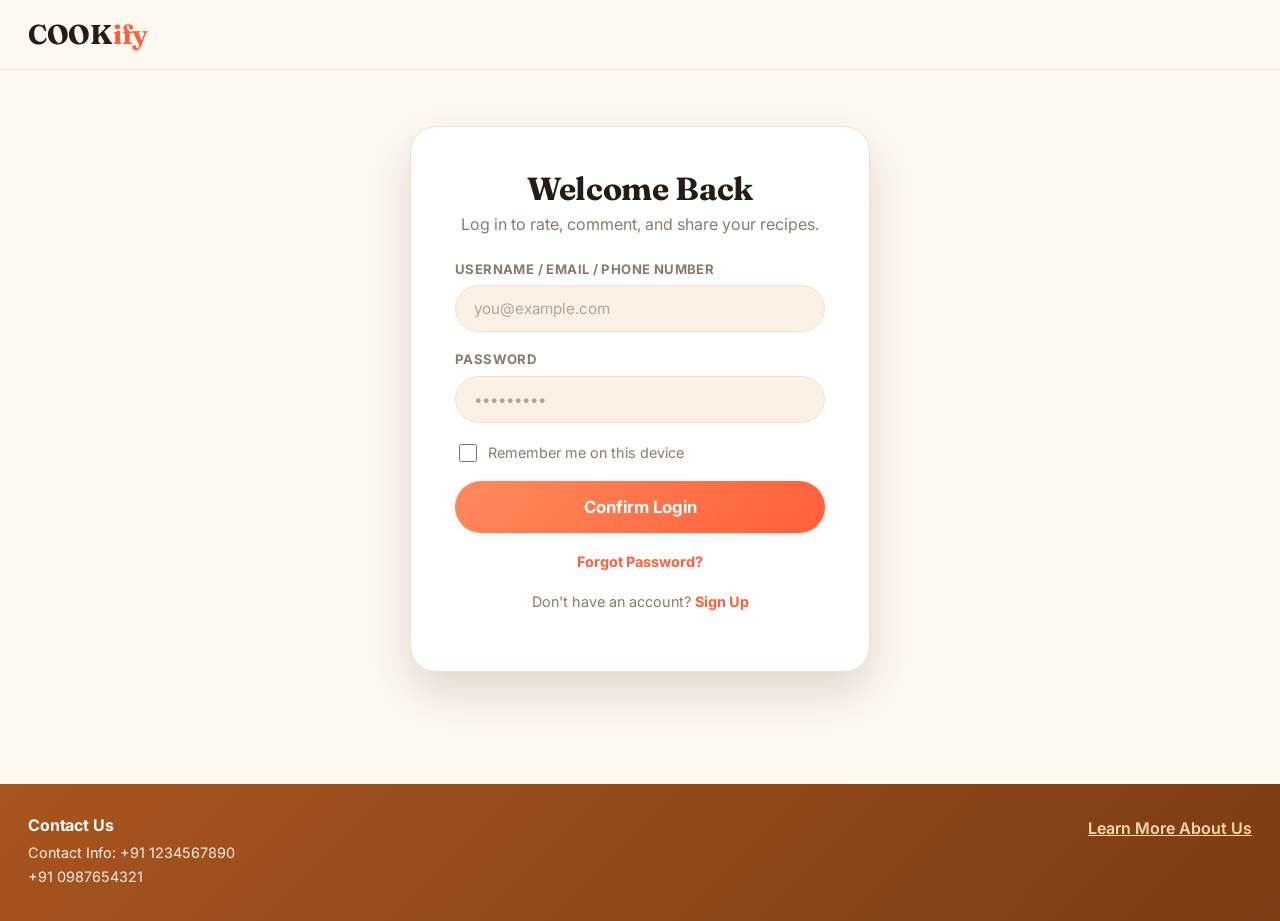
<file: src/main/resources/static/login.html>
<!DOCTYPE html>
<html lang="en">
<head>
  <meta charset="UTF-8" />
  <meta name="viewport" content="width=device-width, initial-scale=1.0" />
  <title>Login - COOKify</title>
  <link rel="preconnect" href="https://fonts.googleapis.com" />
  <link rel="preconnect" href="https://fonts.gstatic.com" crossorigin />
  <link href="https://fonts.googleapis.com/css2?family=Fraunces:opsz,wght@9..144,600;9..144,700&family=Inter:wght@400;500;600;700;800&display=swap" rel="stylesheet" />
  <link rel="stylesheet" href="css/styles.css" />
</head>
<body>
  <nav class="navbar">
    <a href="index.html" class="logo"><span class="cook">COOK</span><span class="ify">ify</span></a>
    <div id="google_translate_element"></div>
  </nav>

  <div class="form-page">
    <div class="form-card">
      <h1>Welcome Back</h1>
      <p class="subtitle">Log in to rate, comment, and share your recipes.</p>
      <div id="alert-box"></div>

      <form id="login-form">
        <div class="form-group">
          <label for="identifier">Username / Email / Phone Number</label>
          <input class="input-pill" type="text" id="identifier" placeholder="you@example.com" required />
        </div>
        <div class="form-group">
          <label for="password">Password</label>
          <input class="input-pill" type="password" id="password" placeholder="&bull;&bull;&bull;&bull;&bull;&bull;&bull;&bull;&bull;" required />
        </div>

        <div id="otp-group" class="form-group hidden">
          <label for="otp">2FA OTP</label>
          <input class="input-pill" type="text" id="otp" inputmode="numeric" maxlength="6" placeholder="6-digit code" />
          <div class="hint-box mt-16">A 6-digit code has been emailed to you.</div>
        </div>

        <div class="checkbox-row">
          <input type="checkbox" id="remember-me" />
          <label for="remember-me" style="margin: 0;">Remember me on this device</label>
        </div>

        <button type="submit" class="btn btn-primary btn-block btn-lg" id="submit-btn">Confirm Login</button>
      </form>

      <p class="form-footer-link"><a href="password-reset.html">Forgot Password?</a></p>
      <p class="form-footer-link">Don't have an account? <a href="signup.html">Sign Up</a></p>
    </div>
  </div>

  <footer class="site-footer">
    <div>
      <h4>Contact Us</h4>
      <p>Contact Info: +91 1234567890</p>
      <p>+91 0987654321</p>
    </div>
    <div class="footer-links text-center"><a href="#">Learn More About Us</a></div>
  </footer>

  <script src="js/api.js"></script>
  <script>
    const form = document.getElementById("login-form");
    const alertBox = document.getElementById("alert-box");
    const otpGroup = document.getElementById("otp-group");
    const submitBtn = document.getElementById("submit-btn");
    let awaitingTwoFactor = false;

    function showError(message) {
      alertBox.innerHTML = `<div class="alert alert-error">${message}</div>`;
    }

    form.addEventListener("submit", async (e) => {
      e.preventDefault();
      alertBox.innerHTML = "";
      const identifier = document.getElementById("identifier").value.trim();
      const rememberMe = document.getElementById("remember-me").checked;

      try {
        if (!awaitingTwoFactor) {
          const password = document.getElementById("password").value;
          const result = await Api.post("/api/auth/login", { identifier, password, rememberMe });
          if (result.status === "TWO_FACTOR_REQUIRED") {
            awaitingTwoFactor = true;
            otpGroup.classList.remove("hidden");
            document.getElementById("password").disabled = true;
            document.getElementById("identifier").disabled = true;
            submitBtn.textContent = "Verify Code";
            alertBox.innerHTML = `<div class="alert alert-success">${result.message}</div>`;
          } else {
            window.location.href = "browse.html";
          }
        } else {
          const code = document.getElementById("otp").value.trim();
          await Api.post("/api/auth/verify-2fa", { identifier, code, rememberMe });
          window.location.href = "browse.html";
        }
      } catch (err) {
        showError(err.message);
      }
    });
  </script>
  <script type="text/javascript">
    function googleTranslateElementInit() {
      new google.translate.TranslateElement({ pageLanguage: "en", includedLanguages: "hi,zh-CN,ru,es,fr", layout: google.translate.TranslateElement.InlineLayout.SIMPLE }, "google_translate_element");
    }
  </script>
  <script type="text/javascript" src="//translate.google.com/translate_a/element.js?cb=googleTranslateElementInit"></script>
</body>
</html>
</file>
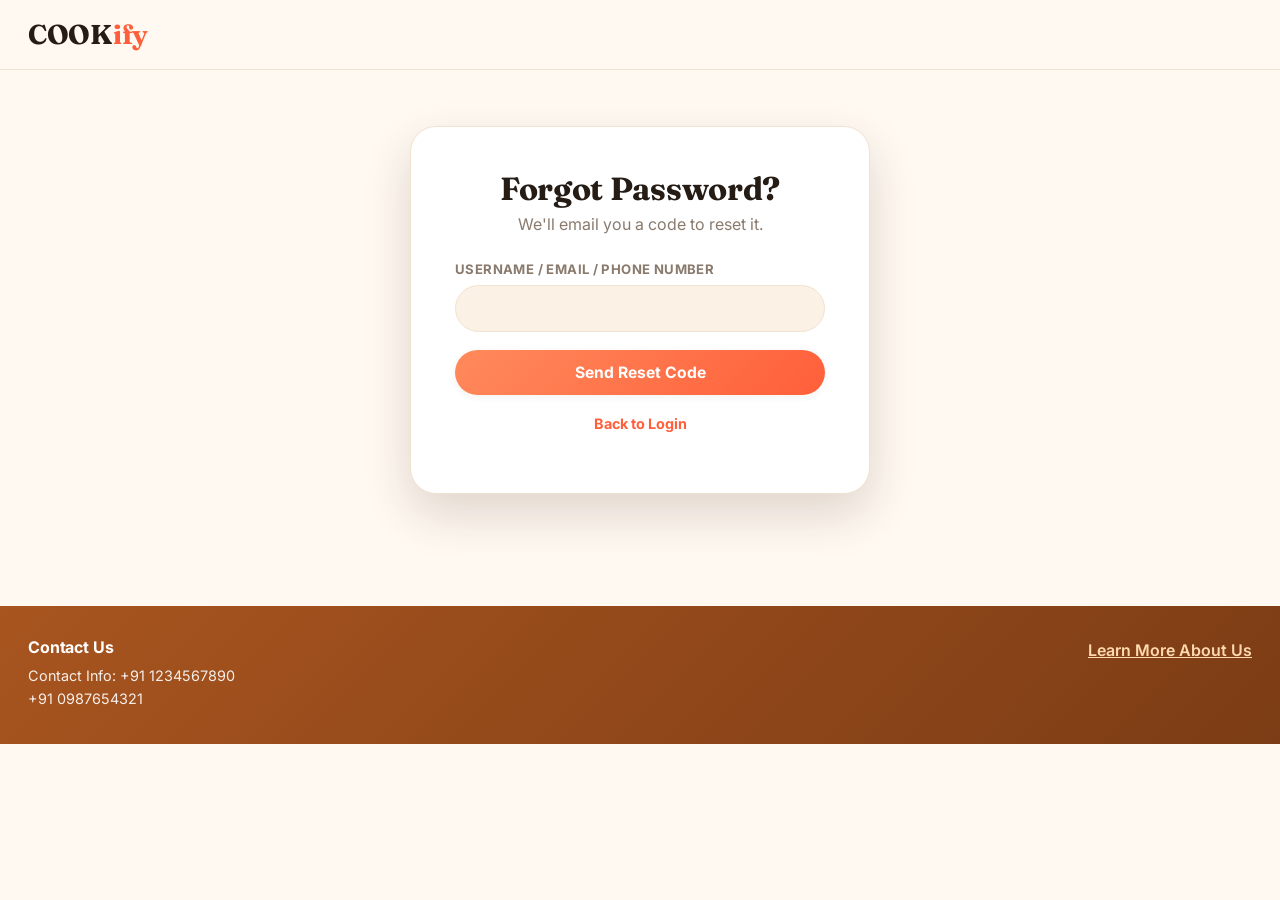
<file: src/main/resources/static/password-reset.html>
<!DOCTYPE html>
<html lang="en">
<head>
  <meta charset="UTF-8" />
  <meta name="viewport" content="width=device-width, initial-scale=1.0" />
  <title>Reset Password - COOKify</title>
  <link rel="preconnect" href="https://fonts.googleapis.com" />
  <link rel="preconnect" href="https://fonts.gstatic.com" crossorigin />
  <link href="https://fonts.googleapis.com/css2?family=Fraunces:opsz,wght@9..144,600;9..144,700&family=Inter:wght@400;500;600;700;800&display=swap" rel="stylesheet" />
  <link rel="stylesheet" href="css/styles.css" />
</head>
<body>
  <nav class="navbar">
    <a href="index.html" class="logo"><span class="cook">COOK</span><span class="ify">ify</span></a>
    <div id="google_translate_element"></div>
  </nav>

  <div class="form-page">
    <div class="form-card">
      <h1>Forgot Password?</h1>
      <p class="subtitle">We'll email you a code to reset it.</p>
      <div id="alert-box"></div>

      <form id="request-form">
        <div class="form-group">
          <label for="identifier">Username / Email / Phone Number</label>
          <input class="input-pill" type="text" id="identifier" required />
        </div>
        <button type="submit" class="btn btn-primary btn-block">Send Reset Code</button>
      </form>

      <form id="confirm-form" class="hidden mt-16">
        <div class="form-group">
          <label for="token">Reset Code (from email)</label>
          <input class="input-pill" type="text" id="token" required />
        </div>
        <div class="form-group">
          <label for="new-password">New Password</label>
          <input class="input-pill" type="password" id="new-password" required />
          <div class="hint-box mt-16">At least 9 characters, no spaces.</div>
        </div>
        <div class="form-group">
          <label for="confirm-new-password">Confirm New Password</label>
          <input class="input-pill" type="password" id="confirm-new-password" required />
        </div>
        <button type="submit" class="btn btn-primary btn-block">Confirm New Password</button>
      </form>

      <p class="form-footer-link"><a href="login.html">Back to Login</a></p>
    </div>
  </div>

  <footer class="site-footer">
    <div>
      <h4>Contact Us</h4>
      <p>Contact Info: +91 1234567890</p>
      <p>+91 0987654321</p>
    </div>
    <div class="footer-links text-center"><a href="#">Learn More About Us</a></div>
  </footer>

  <script src="js/api.js"></script>
  <script>
    const requestForm = document.getElementById("request-form");
    const confirmForm = document.getElementById("confirm-form");
    const alertBox = document.getElementById("alert-box");
    let identifier = "";

    requestForm.addEventListener("submit", async (e) => {
      e.preventDefault();
      identifier = document.getElementById("identifier").value.trim();
      try {
        const message = await Api.post("/api/auth/password-reset/request", { identifier }).then(() => "Reset Email Sent");
        alertBox.innerHTML = `<div class="alert alert-success">${message}. Check your email for the code.</div>`;
        confirmForm.classList.remove("hidden");
      } catch (err) {
        alertBox.innerHTML = `<div class="alert alert-error">${err.message}</div>`;
      }
    });

    confirmForm.addEventListener("submit", async (e) => {
      e.preventDefault();
      const newPassword = document.getElementById("new-password").value;
      const confirmNewPassword = document.getElementById("confirm-new-password").value;
      try {
        await Api.post("/api/auth/password-reset/confirm", {
          identifier,
          token: document.getElementById("token").value.trim(),
          newPassword,
          confirmNewPassword,
        });
        window.location.href = "login.html";
      } catch (err) {
        alertBox.innerHTML = `<div class="alert alert-error">${err.message}</div>`;
      }
    });
  </script>
  <script type="text/javascript">
    function googleTranslateElementInit() {
      new google.translate.TranslateElement({ pageLanguage: "en", includedLanguages: "hi,zh-CN,ru,es,fr", layout: google.translate.TranslateElement.InlineLayout.SIMPLE }, "google_translate_element");
    }
  </script>
  <script type="text/javascript" src="//translate.google.com/translate_a/element.js?cb=googleTranslateElementInit"></script>
</body>
</html>
</file>
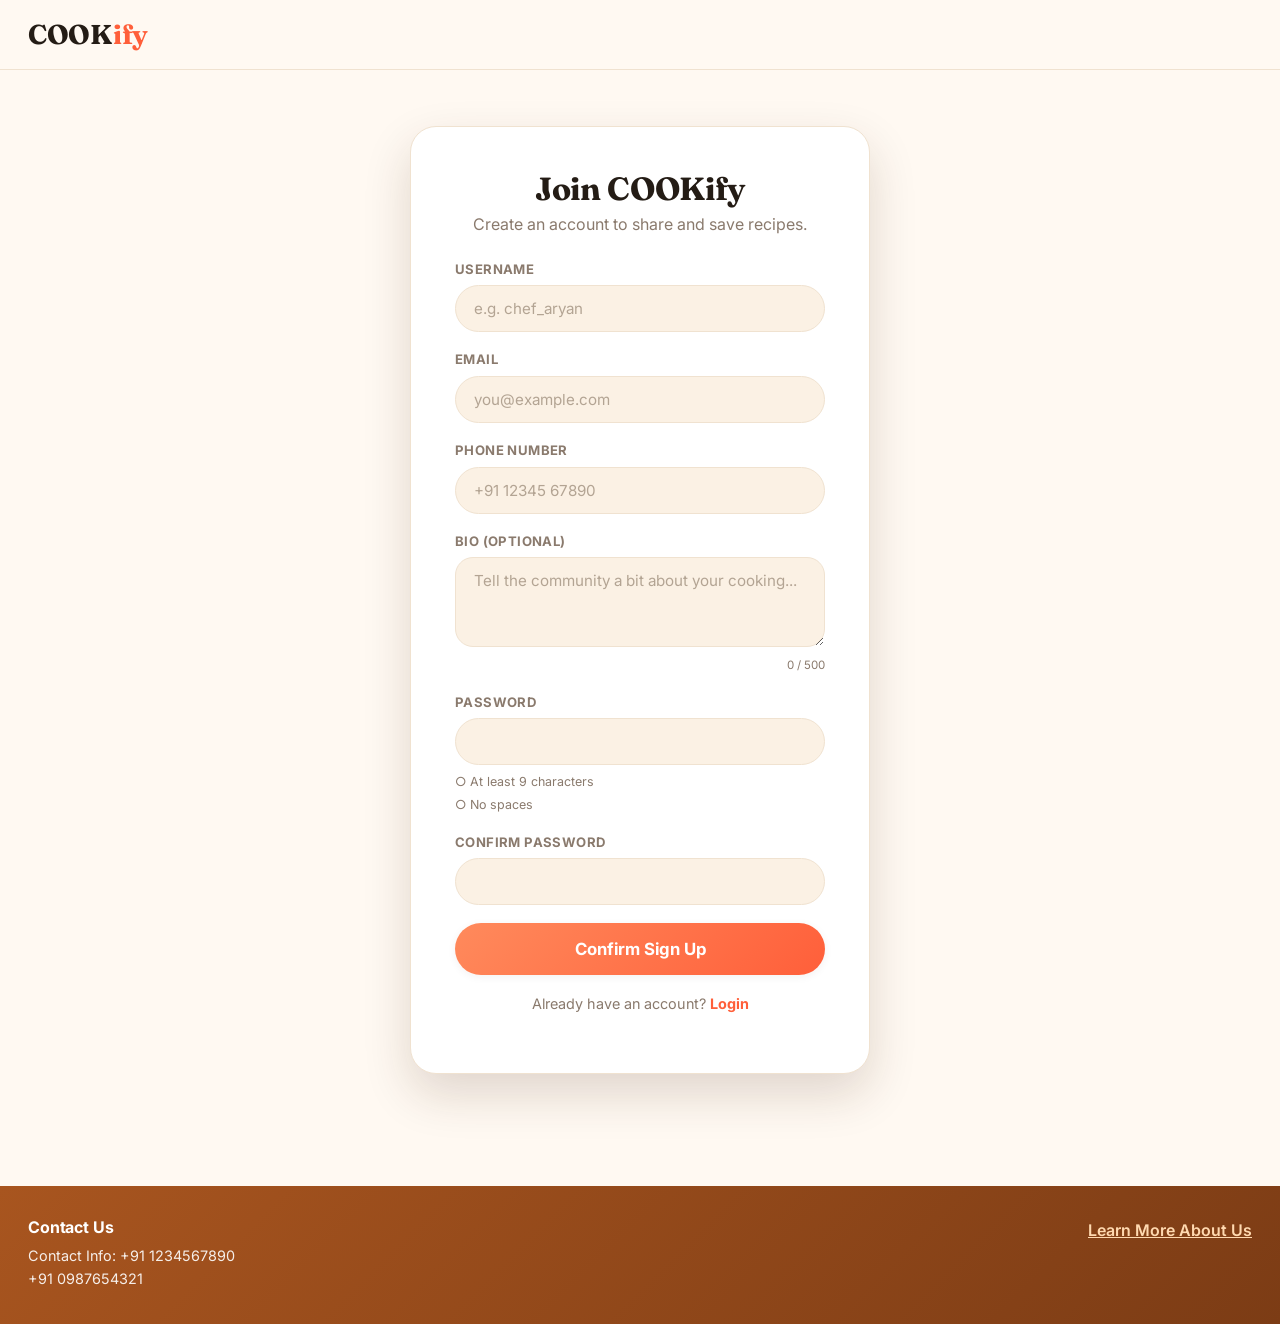
<file: src/main/resources/static/signup.html>
<!DOCTYPE html>
<html lang="en">
<head>
  <meta charset="UTF-8" />
  <meta name="viewport" content="width=device-width, initial-scale=1.0" />
  <title>Sign Up - COOKify</title>
  <link rel="preconnect" href="https://fonts.googleapis.com" />
  <link rel="preconnect" href="https://fonts.gstatic.com" crossorigin />
  <link href="https://fonts.googleapis.com/css2?family=Fraunces:opsz,wght@9..144,600;9..144,700&family=Inter:wght@400;500;600;700;800&display=swap" rel="stylesheet" />
  <link rel="stylesheet" href="css/styles.css" />
</head>
<body>
  <nav class="navbar">
    <a href="index.html" class="logo"><span class="cook">COOK</span><span class="ify">ify</span></a>
    <div id="google_translate_element"></div>
  </nav>

  <div class="form-page">
    <div class="form-card">
      <h1>Join COOKify</h1>
      <p class="subtitle">Create an account to share and save recipes.</p>
      <div id="alert-box"></div>

      <form id="signup-form">
        <div class="form-group">
          <label for="username">Username</label>
          <input class="input-pill" type="text" id="username" placeholder="e.g. chef_aryan" required />
        </div>
        <div class="form-group">
          <label for="email">Email</label>
          <input class="input-pill" type="email" id="email" placeholder="you@example.com" required />
        </div>
        <div class="form-group">
          <label for="phone">Phone Number</label>
          <input class="input-pill" type="text" id="phone" placeholder="+91 12345 67890" required />
        </div>
        <div class="form-group">
          <label for="bio">Bio (optional)</label>
          <textarea class="input-pill" id="bio" rows="2" placeholder="Tell the community a bit about your cooking..." maxlength="500"></textarea>
          <div class="char-count" id="bio-count">0 / 500</div>
        </div>
        <div class="form-group">
          <label for="password">Password</label>
          <input class="input-pill" type="password" id="password" required />
          <ul class="pw-checklist">
            <li id="pw-check-length">At least 9 characters</li>
            <li id="pw-check-space">No spaces</li>
          </ul>
        </div>
        <div class="form-group">
          <label for="confirm-password">Confirm Password</label>
          <input class="input-pill" type="password" id="confirm-password" required />
          <div class="field-hint" id="pw-match-hint"></div>
        </div>

        <button type="submit" class="btn btn-primary btn-block btn-lg">Confirm Sign Up</button>
      </form>

      <p class="form-footer-link">Already have an account? <a href="login.html">Login</a></p>
    </div>
  </div>

  <footer class="site-footer">
    <div>
      <h4>Contact Us</h4>
      <p>Contact Info: +91 1234567890</p>
      <p>+91 0987654321</p>
    </div>
    <div class="footer-links text-center"><a href="#">Learn More About Us</a></div>
  </footer>

  <script src="js/api.js"></script>
  <script>
    // Live client-side mirror of the backend's password rule (Validators.validatePassword)
    // -- purely a UX affordance, the server remains the authority.
    document.getElementById("password").addEventListener("input", (e) => {
      const v = e.target.value;
      document.getElementById("pw-check-length").classList.toggle("ok", v.length >= 9);
      document.getElementById("pw-check-space").classList.toggle("ok", v.length > 0 && !/\s/.test(v));
    });

    function updatePasswordMatchHint() {
      const pw = document.getElementById("password").value;
      const confirm = document.getElementById("confirm-password").value;
      const hint = document.getElementById("pw-match-hint");
      if (!confirm) {
        hint.textContent = "";
      } else if (pw === confirm) {
        hint.textContent = "Passwords match";
        hint.style.color = "var(--success)";
      } else {
        hint.textContent = "Passwords do not match yet";
        hint.style.color = "var(--text-muted)";
      }
    }
    document.getElementById("confirm-password").addEventListener("input", updatePasswordMatchHint);
    document.getElementById("password").addEventListener("input", updatePasswordMatchHint);

    document.getElementById("bio").addEventListener("input", (e) => {
      document.getElementById("bio-count").textContent = `${e.target.value.length} / 500`;
    });

    document.getElementById("signup-form").addEventListener("submit", async (e) => {
      e.preventDefault();
      const alertBox = document.getElementById("alert-box");
      alertBox.innerHTML = "";

      const password = document.getElementById("password").value;
      const confirmPassword = document.getElementById("confirm-password").value;
      if (password !== confirmPassword) {
        alertBox.innerHTML = `<div class="alert alert-error">Passwords do not match</div>`;
        return;
      }

      try {
        await Api.post("/api/auth/signup", {
          username: document.getElementById("username").value.trim(),
          email: document.getElementById("email").value.trim(),
          phone: document.getElementById("phone").value.trim(),
          bio: document.getElementById("bio").value.trim(),
          password,
          confirmPassword,
        });
        window.location.href = "login.html";
      } catch (err) {
        alertBox.innerHTML = `<div class="alert alert-error">${err.message}</div>`;
      }
    });
  </script>
  <script type="text/javascript">
    function googleTranslateElementInit() {
      new google.translate.TranslateElement({ pageLanguage: "en", includedLanguages: "hi,zh-CN,ru,es,fr", layout: google.translate.TranslateElement.InlineLayout.SIMPLE }, "google_translate_element");
    }
  </script>
  <script type="text/javascript" src="//translate.google.com/translate_a/element.js?cb=googleTranslateElementInit"></script>
</body>
</html>
</file>
<file: src/main/resources/static/css/styles.css>
/* ============================================================
   COOKify design system
   Warm, food-forward palette on top of the SAME class names the
   existing JS (browse.js, recipe.js, recipe-form.js, profile.js,
   nav.js, chat.js) already depends on -- nothing here renames or
   removes a selector those files read/write. New component classes
   are additive only.
   ============================================================ */

:root {
  /* Core palette */
  --bg: #fff9f2;
  --surface: #ffffff;
  --surface-alt: #fff3e6;
  --text: #241c15;
  --text-muted: #8a7a6d;
  --border: #f0e2d0;

  /* Brand */
  --primary-start: #ff8a5c;
  --primary-end: #ff5f3a;
  --primary-gradient: linear-gradient(135deg, var(--primary-start), var(--primary-end));
  --primary-solid: #ff5f3a;
  --secondary: #2f5d43;
  --accent: #ffb648;

  /* Semantic */
  --success: #2e7d32;
  --success-bg: #e3f4e3;
  --warning: #b8790a;
  --warning-bg: #fff2da;
  --error: #c0392b;
  --error-bg: #fde3df;

  /* Diet tints (kept from the original palette, refined) */
  --veg-bg: #e3f3df;
  --veg-text: #2e7d32;
  --nonveg-bg: #fbe1de;
  --nonveg-text: #c0392b;

  /* Inputs */
  --input-bg: #fbf1e4;

  /* Geometry */
  --radius-sm: 10px;
  --radius: 18px;
  --radius-lg: 26px;
  --radius-pill: 999px;
  --shadow-sm: 0 2px 8px rgba(60, 34, 12, 0.06);
  --shadow: 0 10px 28px rgba(60, 34, 12, 0.10);
  --shadow-lg: 0 20px 48px rgba(60, 34, 12, 0.16);

  --font-display: "Fraunces", Georgia, "Times New Roman", serif;
  --font-body: "Inter", -apple-system, BlinkMacSystemFont, "Segoe UI", Roboto, Helvetica, Arial, sans-serif;

  --star: #f0a416;
  --ease: cubic-bezier(0.22, 1, 0.36, 1);
}

* {
  box-sizing: border-box;
}

html {
  scroll-behavior: smooth;
}

body {
  margin: 0;
  background: var(--bg);
  color: var(--text);
  font-family: var(--font-body);
  line-height: 1.5;
  -webkit-font-smoothing: antialiased;
}

h1, h2, h3, h4 {
  font-family: var(--font-display);
  font-weight: 700;
  letter-spacing: -0.01em;
  line-height: 1.15;
  margin: 0 0 12px;
}

a {
  color: inherit;
}

a:focus-visible,
button:focus-visible,
input:focus-visible,
select:focus-visible,
textarea:focus-visible,
.chip:focus-visible,
.conversation-item:focus-visible {
  outline: 3px solid #ffb648;
  outline-offset: 2px;
}

.container {
  max-width: 1120px;
  margin: 0 auto;
  padding: 0 20px;
}

/* ---------- Navbar ---------- */

.navbar {
  display: flex;
  align-items: center;
  justify-content: space-between;
  padding: 14px 28px;
  background: rgba(255, 249, 242, 0.92);
  backdrop-filter: saturate(180%) blur(10px);
  border-bottom: 1px solid var(--border);
  flex-wrap: wrap;
  gap: 14px;
  position: sticky;
  top: 0;
  z-index: 50;
}

.logo {
  font-family: var(--font-display);
  font-size: 1.7rem;
  font-weight: 700;
  text-decoration: none;
  letter-spacing: -0.5px;
  display: inline-flex;
  align-items: baseline;
  gap: 2px;
}

.logo .cook {
  color: var(--text);
}

.logo .ify {
  color: var(--primary-solid);
}

.nav-links {
  display: flex;
  gap: 6px;
  list-style: none;
  margin: 0;
  padding: 0;
  align-items: center;
}

.nav-links a {
  text-decoration: none;
  color: var(--text);
  font-weight: 600;
  font-size: 0.92rem;
  padding: 8px 14px;
  border-radius: var(--radius-pill);
  transition: background 0.15s var(--ease), color 0.15s var(--ease);
}

.nav-links a:hover {
  background: var(--surface-alt);
  color: var(--primary-solid);
}

.nav-links a.active {
  background: var(--surface-alt);
  color: var(--primary-solid);
}

.nav-right {
  display: flex;
  align-items: center;
  gap: 14px;
}

.nav-user {
  font-weight: 600;
  display: inline-flex;
  align-items: center;
  gap: 8px;
}

.nav-user a {
  text-decoration: none;
  display: inline-flex;
  align-items: center;
  gap: 8px;
}

.nav-avatar {
  width: 30px;
  height: 30px;
  border-radius: 50%;
  background: var(--primary-gradient);
  color: #fff;
  display: inline-flex;
  align-items: center;
  justify-content: center;
  font-size: 0.8rem;
  font-weight: 700;
  object-fit: cover;
}

.logout-link {
  color: var(--error);
  font-weight: 600;
  cursor: pointer;
  text-decoration: none;
  background: none;
  border: none;
  font-size: 0.88rem;
  font-family: inherit;
  padding: 8px 10px;
  border-radius: var(--radius-pill);
  transition: background 0.15s var(--ease);
}

.logout-link:hover {
  background: var(--error-bg);
}

/* ---------- Footer ---------- */

.site-footer {
  background: linear-gradient(135deg, #a8551f, #7c3c15);
  color: #fff;
  padding: 32px 28px;
  margin-top: 56px;
  display: flex;
  justify-content: space-between;
  flex-wrap: wrap;
  gap: 16px;
}

.site-footer h4 {
  margin: 0 0 8px;
  font-family: var(--font-body);
}

.site-footer p {
  margin: 2px 0;
  font-size: 0.9rem;
  opacity: 0.9;
}

.site-footer .footer-links a {
  color: #ffd9b0;
  text-decoration: underline;
  font-weight: 600;
}

/* ---------- Buttons ---------- */

.btn {
  display: inline-flex;
  align-items: center;
  justify-content: center;
  gap: 8px;
  border: none;
  border-radius: var(--radius-pill);
  padding: 13px 28px;
  font-weight: 700;
  font-size: 0.98rem;
  font-family: var(--font-body);
  cursor: pointer;
  text-decoration: none;
  transition: transform 0.15s var(--ease), box-shadow 0.15s var(--ease), opacity 0.15s var(--ease), background 0.15s var(--ease);
  box-shadow: var(--shadow-sm);
}

.btn:hover {
  transform: translateY(-2px);
  box-shadow: var(--shadow);
}

.btn:active {
  transform: translateY(0) scale(0.98);
}

.btn-primary {
  background: var(--primary-gradient);
  color: #fff;
}

.btn-secondary {
  background: var(--surface);
  color: var(--text);
  border: 1.5px solid var(--border);
  box-shadow: none;
}

.btn-secondary:hover {
  border-color: var(--primary-solid);
  color: var(--primary-solid);
}

.btn-block {
  width: 100%;
}

.btn-sm {
  padding: 9px 18px;
  font-size: 0.85rem;
}

.btn-lg {
  padding: 16px 34px;
  font-size: 1.05rem;
}

.btn-danger {
  background: var(--error);
  color: #fff;
}

.btn-ghost {
  background: transparent;
  color: var(--text);
  box-shadow: none;
}

.btn-ghost:hover {
  background: var(--surface-alt);
}

.btn:disabled {
  opacity: 0.55;
  cursor: not-allowed;
  transform: none;
  box-shadow: none;
}

/* ---------- Forms ---------- */

.form-page {
  display: flex;
  justify-content: center;
  padding: 56px 20px;
}

.form-card {
  background: var(--surface);
  border-radius: var(--radius-lg);
  box-shadow: var(--shadow-lg);
  padding: 44px;
  width: 100%;
  max-width: 460px;
  border: 1px solid var(--border);
}

.form-card h1 {
  text-align: center;
}

.form-card .subtitle {
  text-align: center;
  color: var(--text-muted);
  margin-top: -8px;
  margin-bottom: 24px;
}

.form-group {
  margin-bottom: 18px;
}

.form-group label {
  display: block;
  font-weight: 700;
  font-size: 0.82rem;
  margin-bottom: 6px;
  color: var(--text-muted);
  text-transform: uppercase;
  letter-spacing: 0.03em;
}

.input-pill,
textarea.input-pill,
select.input-pill {
  width: 100%;
  padding: 13px 18px;
  border-radius: var(--radius-pill);
  border: 1.5px solid var(--border);
  background: var(--input-bg);
  font-size: 0.95rem;
  font-family: var(--font-body);
  color: var(--text);
  transition: border-color 0.15s var(--ease), box-shadow 0.15s var(--ease);
}

textarea.input-pill {
  border-radius: 18px;
  resize: vertical;
  min-height: 90px;
}

.input-pill:focus,
textarea.input-pill:focus,
select.input-pill:focus {
  outline: none;
  border-color: var(--primary-solid);
  box-shadow: 0 0 0 4px rgba(255, 95, 58, 0.12);
}

.input-pill::placeholder,
textarea.input-pill::placeholder {
  color: #b3a493;
}

.form-footer-link {
  text-align: center;
  margin-top: 18px;
  font-size: 0.9rem;
  color: var(--text-muted);
}

.form-footer-link a {
  color: var(--primary-solid);
  font-weight: 700;
  text-decoration: none;
}

.checkbox-row {
  display: flex;
  align-items: center;
  gap: 8px;
  font-size: 0.9rem;
  color: var(--text-muted);
  margin-bottom: 16px;
}

.checkbox-row input[type="checkbox"] {
  width: 18px;
  height: 18px;
  accent-color: var(--primary-solid);
}

.field-hint {
  font-size: 0.76rem;
  color: var(--text-muted);
  margin-top: 6px;
}

.char-count {
  font-size: 0.72rem;
  color: var(--text-muted);
  text-align: right;
  margin-top: 4px;
}

/* Password strength / live validation checklist (signup) */
.pw-checklist {
  list-style: none;
  padding: 0;
  margin: 8px 0 0;
  display: flex;
  flex-direction: column;
  gap: 4px;
  font-size: 0.78rem;
}

.pw-checklist li {
  color: var(--text-muted);
  transition: color 0.15s var(--ease);
}

.pw-checklist li::before {
  content: "○ ";
}

.pw-checklist li.ok {
  color: var(--success);
}

.pw-checklist li.ok::before {
  content: "● ";
}

/* ---------- Alerts / toasts ---------- */

.alert {
  padding: 13px 18px;
  border-radius: var(--radius-sm);
  margin-bottom: 16px;
  font-size: 0.9rem;
  font-weight: 600;
  display: flex;
  align-items: center;
  gap: 8px;
  animation: alertIn 0.2s var(--ease);
}

@keyframes alertIn {
  from { opacity: 0; transform: translateY(-4px); }
  to { opacity: 1; transform: translateY(0); }
}

.alert-error {
  background: var(--error-bg);
  color: var(--error);
}

.alert-success {
  background: var(--success-bg);
  color: var(--success);
}

.hint-box {
  background: var(--warning-bg);
  border: 1px dashed #e9c98f;
  border-radius: var(--radius-sm);
  padding: 10px 14px;
  font-size: 0.8rem;
  color: var(--warning);
  margin-bottom: 16px;
}

/* ---------- Hero (index.html) ---------- */

.hero {
  position: relative;
  overflow: hidden;
  background: radial-gradient(circle at 15% 20%, #fff0dc 0%, var(--bg) 55%);
  padding: 72px 20px 56px;
  text-align: center;
}

.hero-badge {
  display: inline-block;
  background: var(--surface);
  border: 1px solid var(--border);
  color: var(--primary-solid);
  font-weight: 700;
  font-size: 0.78rem;
  padding: 6px 16px;
  border-radius: var(--radius-pill);
  margin-bottom: 18px;
  box-shadow: var(--shadow-sm);
}

.hero h1 {
  font-size: clamp(2.1rem, 5vw, 3.4rem);
  max-width: 760px;
  margin: 0 auto 16px;
}

.hero h1 .accent {
  color: var(--primary-solid);
  font-style: italic;
}

.hero p.lead {
  max-width: 560px;
  margin: 0 auto 32px;
  color: var(--text-muted);
  font-size: 1.05rem;
}

.hero-search {
  max-width: 620px;
  margin: 0 auto 24px;
  display: flex;
  gap: 10px;
  background: var(--surface);
  padding: 8px;
  border-radius: var(--radius-pill);
  box-shadow: var(--shadow-lg);
  border: 1px solid var(--border);
}

.hero-search input {
  flex: 1;
  border: none;
  background: transparent;
  padding: 12px 16px;
  font-size: 1rem;
  font-family: var(--font-body);
}

.hero-search input:focus {
  outline: none;
}

.hero-ctas {
  display: flex;
  gap: 14px;
  justify-content: center;
  flex-wrap: wrap;
}

.hero-emoji-row {
  margin-top: 40px;
  font-size: 2.2rem;
  letter-spacing: 0.3em;
  opacity: 0.85;
}

.section-header {
  display: flex;
  align-items: baseline;
  justify-content: space-between;
  margin: 48px 0 18px;
  gap: 12px;
  flex-wrap: wrap;
}

.section-header h2 {
  font-size: 1.5rem;
  margin: 0;
}

.section-header a {
  color: var(--primary-solid);
  font-weight: 700;
  text-decoration: none;
  font-size: 0.88rem;
}

/* ---------- Explore / Browse ---------- */

.explore-layout {
  display: grid;
  grid-template-columns: 280px 1fr;
  gap: 28px;
  align-items: flex-start;
  margin: 28px 0;
}

.explore-panel {
  background: var(--surface);
  border-radius: var(--radius-lg);
  box-shadow: var(--shadow);
  padding: 26px;
  border: 1px solid var(--border);
}

.explore-panel h1 {
  text-align: center;
  font-size: 1.6rem;
}

.filter-sidebar {
  position: sticky;
  top: 90px;
}

.filter-sidebar h3 {
  font-size: 1.05rem;
  margin-bottom: 4px;
}

.filter-section {
  padding: 16px 0;
  border-bottom: 1px solid var(--border);
}

.filter-section:last-of-type {
  border-bottom: none;
}

.filter-section > label,
.filter-section > .filter-label {
  font-size: 0.78rem;
  font-weight: 700;
  color: var(--text-muted);
  text-transform: uppercase;
  letter-spacing: 0.03em;
  display: block;
  margin-bottom: 10px;
}

.search-row {
  display: flex;
  gap: 10px;
}

.filters-toggle {
  display: flex;
  gap: 8px;
  flex-wrap: wrap;
  margin-top: 14px;
}

.filters-grid {
  display: grid;
  grid-template-columns: repeat(auto-fit, minmax(160px, 1fr));
  gap: 14px;
  margin-top: 14px;
}

.filters-grid label {
  font-size: 0.78rem;
  font-weight: 700;
  color: var(--text-muted);
  display: block;
  margin-bottom: 4px;
}

.chip {
  display: inline-flex;
  align-items: center;
  gap: 6px;
  padding: 8px 16px;
  border-radius: var(--radius-pill);
  background: var(--input-bg);
  font-size: 0.85rem;
  font-weight: 700;
  cursor: pointer;
  border: 2px solid transparent;
  transition: all 0.15s var(--ease);
  color: var(--text);
}

.chip:hover {
  transform: translateY(-1px);
}

.chip.active {
  border-color: var(--primary-solid);
  color: var(--primary-solid);
  background: #fff0ea;
}

.chip-row {
  display: flex;
  flex-wrap: wrap;
  gap: 8px;
}

/* Active filter chips (removable) */
.active-filters {
  display: flex;
  flex-wrap: wrap;
  gap: 8px;
  margin: 14px 0;
}

.active-filter-chip {
  display: inline-flex;
  align-items: center;
  gap: 6px;
  background: #fff0ea;
  color: var(--primary-solid);
  border: 1px solid #ffd2c0;
  padding: 5px 8px 5px 14px;
  border-radius: var(--radius-pill);
  font-size: 0.8rem;
  font-weight: 700;
}

.active-filter-chip button {
  background: none;
  border: none;
  color: inherit;
  cursor: pointer;
  font-size: 1rem;
  line-height: 1;
  padding: 2px 4px;
  border-radius: 50%;
}

.active-filter-chip button:hover {
  background: rgba(255, 95, 58, 0.15);
}

.results-toolbar {
  display: flex;
  align-items: center;
  justify-content: space-between;
  gap: 12px;
  flex-wrap: wrap;
  margin-bottom: 4px;
}

.result-count {
  font-weight: 700;
  color: var(--text-muted);
  font-size: 0.92rem;
}

.filter-toggle-btn {
  display: none;
}

/* Range sliders */
.slider-field {
  display: flex;
  flex-direction: column;
  gap: 6px;
}

.slider-field .slider-value {
  font-size: 0.82rem;
  font-weight: 700;
  color: var(--primary-solid);
}

input[type="range"] {
  -webkit-appearance: none;
  appearance: none;
  width: 100%;
  height: 6px;
  border-radius: var(--radius-pill);
  background: var(--input-bg);
  outline: none;
  accent-color: var(--primary-solid);
}

input[type="range"]::-webkit-slider-thumb {
  -webkit-appearance: none;
  appearance: none;
  width: 18px;
  height: 18px;
  border-radius: 50%;
  background: var(--primary-gradient);
  box-shadow: var(--shadow-sm);
  cursor: pointer;
  border: 2px solid #fff;
}

input[type="range"]::-moz-range-thumb {
  width: 18px;
  height: 18px;
  border-radius: 50%;
  background: var(--primary-end);
  cursor: pointer;
  border: 2px solid #fff;
}

/* Interactive star-rating filter/selector */
.star-select {
  display: inline-flex;
  gap: 4px;
  font-size: 1.3rem;
  color: var(--star);
  cursor: pointer;
}

.star-select span {
  transition: transform 0.1s var(--ease);
}

.star-select span:hover {
  transform: scale(1.15);
}

/* ---------- Recipe cards / grid ---------- */

.recipe-grid {
  display: grid;
  grid-template-columns: repeat(auto-fill, minmax(250px, 1fr));
  gap: 22px;
  margin: 24px 0;
}

.recipe-card {
  border-radius: var(--radius-lg);
  padding: 0;
  box-shadow: var(--shadow-sm);
  display: flex;
  flex-direction: column;
  overflow: hidden;
  transition: transform 0.2s var(--ease), box-shadow 0.2s var(--ease);
  border: 1px solid rgba(0, 0, 0, 0.03);
  text-decoration: none;
  color: var(--text);
}

.recipe-card:hover {
  transform: translateY(-6px);
  box-shadow: var(--shadow-lg);
}

.recipe-card.veg {
  background: var(--veg-bg);
}

.recipe-card.non-veg {
  background: var(--nonveg-bg);
}

.recipe-card-media {
  position: relative;
  width: 100%;
  aspect-ratio: 4 / 3;
  overflow: hidden;
  background: var(--surface-alt);
}

.recipe-card-media img {
  width: 100%;
  height: 100%;
  object-fit: cover;
  transition: transform 0.35s var(--ease);
}

.recipe-card:hover .recipe-card-media img {
  transform: scale(1.06);
}

.recipe-card-body {
  padding: 16px 18px 18px;
  display: flex;
  flex-direction: column;
  gap: 8px;
  flex: 1;
}

.recipe-card-top {
  display: flex;
  justify-content: space-between;
  align-items: flex-start;
}

.recipe-thumb {
  width: 52px;
  height: 52px;
  border-radius: 10px;
  object-fit: cover;
  background: #fff;
  border: 1px solid rgba(0, 0, 0, 0.05);
}

.diet-badge {
  position: absolute;
  top: 10px;
  right: 10px;
  display: inline-flex;
  align-items: center;
  gap: 6px;
  padding: 5px 12px;
  border-radius: var(--radius-pill);
  background: rgba(36, 28, 21, 0.78);
  color: #fff;
  font-size: 0.7rem;
  font-weight: 700;
  backdrop-filter: blur(4px);
}

.diet-dot {
  width: 8px;
  height: 8px;
  border-radius: 50%;
  background: var(--nonveg-text);
}

.recipe-card.veg .diet-dot,
.diet-badge.veg .diet-dot {
  background: var(--veg-text);
}

.recipe-card h3 {
  margin: 0;
  font-size: 1.08rem;
  font-family: var(--font-display);
}

.recipe-card .by-line {
  font-size: 0.8rem;
  color: var(--text-muted);
  margin: -4px 0 0;
}

.recipe-card .ingredients-snippet {
  font-size: 0.82rem;
  color: var(--text-muted);
  display: -webkit-box;
  -webkit-line-clamp: 2;
  -webkit-box-orient: vertical;
  overflow: hidden;
}

.recipe-meta-chips {
  display: flex;
  gap: 6px;
  flex-wrap: wrap;
  font-size: 0.72rem;
  color: var(--text-muted);
}

.recipe-meta-chips span {
  background: rgba(255, 255, 255, 0.6);
  border-radius: var(--radius-pill);
  padding: 3px 9px;
  font-weight: 600;
}

.rating-line {
  font-size: 0.82rem;
  font-weight: 700;
  color: var(--text-muted);
}

.empty-state {
  text-align: center;
  color: var(--text-muted);
  padding: 56px 20px;
  font-size: 0.95rem;
}

.empty-state .empty-icon {
  font-size: 2.4rem;
  display: block;
  margin-bottom: 10px;
}

/* Skeleton loading */
.skeleton-grid {
  display: grid;
  grid-template-columns: repeat(auto-fill, minmax(250px, 1fr));
  gap: 22px;
  margin: 24px 0;
}

.skeleton-card {
  border-radius: var(--radius-lg);
  overflow: hidden;
  background: var(--surface);
  border: 1px solid var(--border);
}

.skeleton-block {
  background: linear-gradient(90deg, #f1e6d8 25%, #f8efe4 37%, #f1e6d8 63%);
  background-size: 400% 100%;
  animation: shimmer 1.4s ease infinite;
}

@keyframes shimmer {
  0% { background-position: 100% 50%; }
  100% { background-position: 0 50%; }
}

.skeleton-card .skeleton-block:first-child {
  aspect-ratio: 4 / 3;
}

.skeleton-line {
  height: 12px;
  margin: 14px 16px;
  border-radius: 6px;
}

.skeleton-line.short {
  width: 55%;
}

/* ---------- Star rating (display) ---------- */

.stars {
  display: inline-flex;
  gap: 2px;
  font-size: 1.2rem;
  color: var(--star);
  letter-spacing: 1px;
}

.stars.interactive span {
  cursor: pointer;
  transition: transform 0.1s var(--ease);
}

.stars.interactive span:hover {
  transform: scale(1.2);
}

/* ---------- Recipe detail ---------- */

.recipe-detail {
  background: var(--surface);
  border-radius: var(--radius-lg);
  box-shadow: var(--shadow);
  padding: 32px;
  margin: 24px 0;
  border: 1px solid var(--border);
}

.recipe-detail-header {
  display: flex;
  justify-content: space-between;
  align-items: flex-start;
  flex-wrap: wrap;
  gap: 12px;
}

.recipe-detail h1 {
  font-size: 2.1rem;
}

.recipe-media {
  position: relative;
  border-radius: var(--radius-lg);
  overflow: hidden;
  margin: 18px 0;
}

.recipe-media img,
.recipe-media video {
  width: 100%;
  display: block;
  border-radius: var(--radius-lg);
  max-height: 440px;
  object-fit: cover;
}

.recipe-meta-row {
  display: flex;
  flex-wrap: wrap;
  gap: 10px;
  margin: 16px 0;
}

.meta-pill {
  background: var(--surface-alt);
  padding: 8px 16px;
  border-radius: var(--radius-pill);
  font-size: 0.82rem;
  font-weight: 700;
  color: var(--text);
  display: inline-flex;
  align-items: center;
  gap: 6px;
}

.info-card-grid {
  display: grid;
  grid-template-columns: repeat(auto-fit, minmax(110px, 1fr));
  gap: 12px;
  margin: 18px 0;
}

.info-card {
  background: var(--surface-alt);
  border-radius: var(--radius);
  padding: 14px;
  text-align: center;
}

.info-card .info-icon {
  font-size: 1.4rem;
  display: block;
  margin-bottom: 4px;
}

.info-card .info-value {
  font-weight: 800;
  font-size: 1.05rem;
}

.info-card .info-label {
  font-size: 0.7rem;
  color: var(--text-muted);
  text-transform: uppercase;
  letter-spacing: 0.03em;
}

.steps-list {
  padding-left: 24px;
}

.steps-list li {
  margin-bottom: 12px;
  padding-left: 4px;
}

.action-row {
  display: flex;
  gap: 10px;
  flex-wrap: wrap;
  margin: 18px 0 4px;
}

.comment-item {
  border-top: 1px solid var(--border);
  padding: 14px 0;
}

.comment-item .comment-author {
  font-weight: 700;
  margin-right: 8px;
}

.comment-item .comment-time {
  font-size: 0.75rem;
  color: var(--text-muted);
}

/* ---------- Profile ---------- */

.profile-header {
  display: flex;
  gap: 26px;
  align-items: center;
  background: var(--surface);
  border-radius: var(--radius-lg);
  box-shadow: var(--shadow);
  padding: 32px;
  margin: 24px 0;
  flex-wrap: wrap;
  border: 1px solid var(--border);
}

.avatar {
  width: 104px;
  height: 104px;
  border-radius: 50%;
  background: var(--primary-gradient);
  object-fit: cover;
  display: flex;
  align-items: center;
  justify-content: center;
  font-size: 2.2rem;
  font-weight: 800;
  color: #fff;
  font-family: var(--font-display);
  box-shadow: var(--shadow);
}

.profile-stats {
  display: flex;
  gap: 28px;
  margin-top: 10px;
}

.profile-stats div {
  text-align: center;
}

.profile-stats strong {
  display: block;
  font-size: 1.2rem;
  font-family: var(--font-display);
}

.profile-stats span {
  font-size: 0.78rem;
  color: var(--text-muted);
}

.section-title {
  font-size: 1.2rem;
  font-weight: 800;
  font-family: var(--font-display);
  margin: 36px 0 10px;
}

/* ---------- Chat ---------- */

.chat-layout {
  display: grid;
  grid-template-columns: 280px 1fr;
  gap: 22px;
  margin: 24px 0;
  min-height: 480px;
}

.conversation-list {
  background: var(--surface);
  border-radius: var(--radius-lg);
  box-shadow: var(--shadow);
  padding: 12px;
  height: fit-content;
  border: 1px solid var(--border);
}

.conversation-item {
  display: block;
  padding: 12px 14px;
  border-radius: var(--radius);
  text-decoration: none;
  color: var(--text);
  cursor: pointer;
  transition: background 0.15s var(--ease);
}

.conversation-item:hover,
.conversation-item.active {
  background: var(--surface-alt);
}

.conversation-item .partner {
  font-weight: 700;
}

.conversation-item .snippet {
  font-size: 0.78rem;
  color: var(--text-muted);
  display: block;
  overflow: hidden;
  text-overflow: ellipsis;
  white-space: nowrap;
}

.chat-thread {
  background: var(--surface);
  border-radius: var(--radius-lg);
  box-shadow: var(--shadow);
  padding: 22px;
  display: flex;
  flex-direction: column;
  border: 1px solid var(--border);
}

.messages {
  flex: 1;
  overflow-y: auto;
  max-height: 460px;
  display: flex;
  flex-direction: column;
  gap: 10px;
  margin-bottom: 16px;
}

.bubble {
  max-width: 70%;
  padding: 10px 16px;
  border-radius: 18px;
  font-size: 0.9rem;
}

.bubble.mine {
  align-self: flex-end;
  background: var(--primary-gradient);
  color: #fff;
  border-bottom-right-radius: 4px;
}

.bubble.theirs {
  align-self: flex-start;
  background: var(--surface-alt);
  color: var(--text);
  border-bottom-left-radius: 4px;
}

.bubble .time {
  display: block;
  font-size: 0.65rem;
  opacity: 0.7;
  margin-top: 2px;
}

.send-row {
  display: flex;
  gap: 10px;
}

/* ---------- Language switcher ---------- */

#google_translate_element {
  font-size: 0.8rem;
  line-height: 1;
}

/* Google injects this markup itself (InlineLayout.SIMPLE), so it can
   only be restyled via its own classes, not by editing our HTML. */
.goog-te-gadget-simple {
  display: inline-flex !important;
  align-items: center;
  gap: 6px;
  background: var(--surface) !important;
  border: 1px solid var(--border) !important;
  border-radius: var(--radius-pill) !important;
  padding: 7px 14px !important;
  font-family: var(--font-body) !important;
  box-shadow: var(--shadow-sm);
  cursor: pointer;
}

.goog-te-gadget-simple .goog-te-menu-value {
  color: var(--text) !important;
  font-size: 0.82rem !important;
  font-weight: 500;
}

.goog-te-gadget-simple .goog-te-menu-value:hover {
  text-decoration: none !important;
}

.goog-te-gadget-simple .goog-te-menu-value span {
  border: none !important;
  color: inherit !important;
}

.goog-te-gadget-icon {
  display: none !important;
}

/* ---------- Utility ---------- */

.text-center {
  text-align: center;
}

.mt-16 {
  margin-top: 16px;
}

.hidden {
  display: none !important;
}

/* ---------- Responsive ---------- */

@media (max-width: 900px) {
  .explore-layout {
    grid-template-columns: 1fr;
  }

  .filter-sidebar {
    position: static;
    display: none;
  }

  .filter-sidebar.filter-sidebar-open {
    display: block;
  }

  .filter-toggle-btn {
    display: inline-flex;
    margin-bottom: 16px;
  }

  .chat-layout {
    grid-template-columns: 1fr;
  }
}

@media (max-width: 640px) {
  .navbar {
    flex-direction: column;
    align-items: flex-start;
  }

  .nav-links {
    flex-wrap: wrap;
  }

  .search-row {
    flex-direction: column;
  }

  .hero {
    padding: 48px 16px 40px;
  }

  .profile-header {
    flex-direction: column;
    text-align: center;
  }

  .profile-stats {
    justify-content: center;
  }
}
</file>
